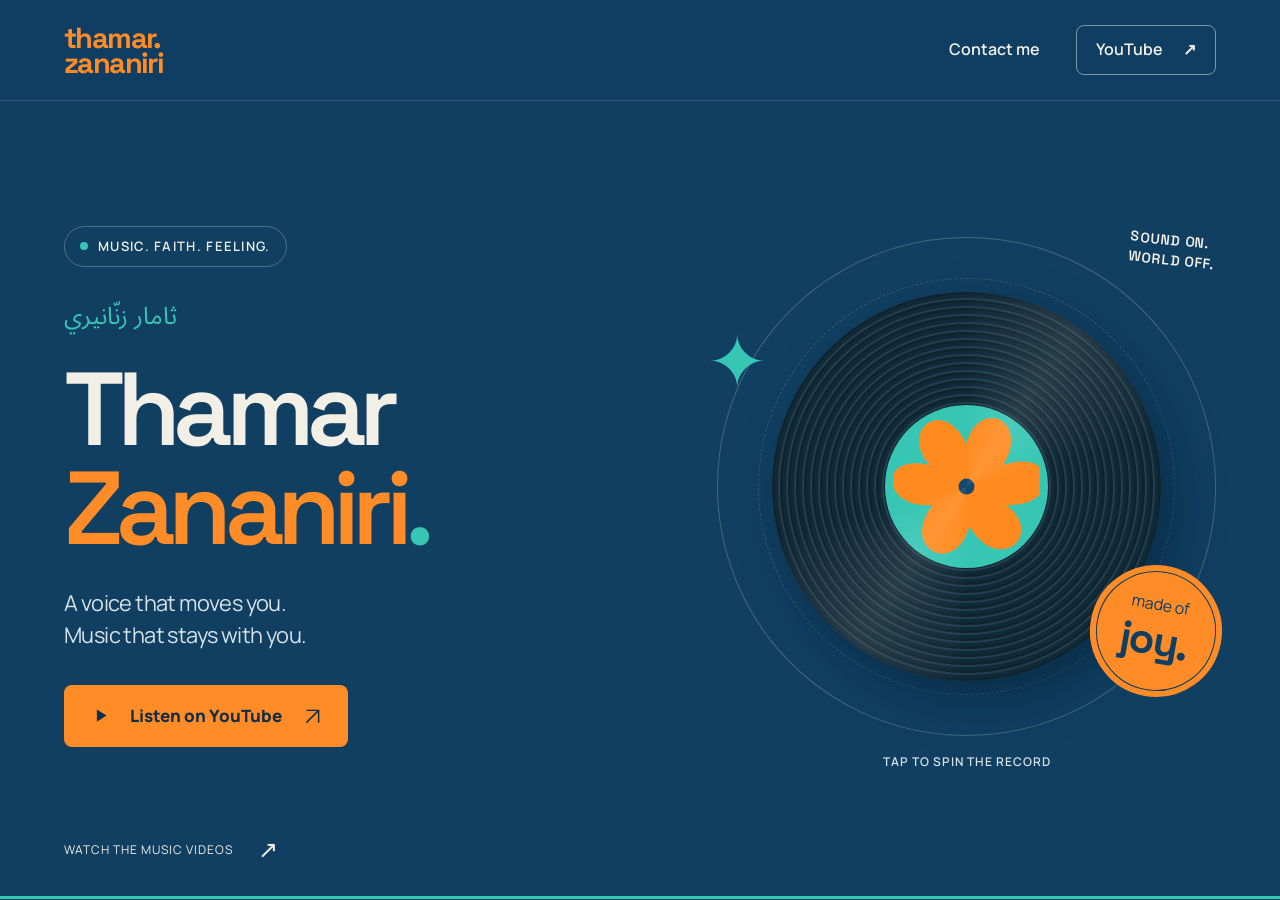
<file: index.html>
<!doctype html>
<html lang="en">
<head>
<meta charset="utf-8"><meta name="viewport" content="width=device-width,initial-scale=1">
<meta name="theme-color" content="#12486e">
<meta name="description" content="Music, faith and joy with Thamar Zananiri — ثامار زنّانيري. Discover her songs and watch on YouTube.">
<title>Thamar Zananiri | ثامار زنّانيري</title>
<link rel="icon" href="assets/favicon.svg" type="image/svg+xml"><link rel="stylesheet" href="style.css?v=6">
</head>
<body class="home-page"><header class="header"><a class="wordmark" href="./" aria-label="Thamar Zananiri home"><span>thamar.</span><span>zananiri</span></a><nav aria-label="Main navigation"><a href="contact.html">Contact me</a><a class="nav-watch" href="https://www.youtube.com/@ThamarZananiriOfficial" target="_blank" rel="noopener noreferrer">YouTube <span aria-hidden="true">↗</span></a></nav></header><main><section class="hero" aria-labelledby="title"><div class="hero-content"><span class="hero-tag"><span></span> MUSIC. FAITH. FEELING.</span><p class="arabic" lang="ar" dir="rtl">ثامار زنّانيري</p><h1 id="title"><span>Thamar</span><span>Zananiri<span class="name-dot">.</span></span></h1><p class="hero-description">A voice that moves you.<br>Music that stays with you.</p><a class="button" href="https://www.youtube.com/@ThamarZananiriOfficial" target="_blank" rel="noopener noreferrer"><svg viewBox="0 0 24 24" aria-hidden="true"><path d="m9 5 11 7-11 7Z" fill="currentColor"/></svg>Listen on YouTube <span aria-hidden="true"><svg class="arrow-icon" viewBox="0 0 24 24" fill="none" stroke="currentColor" stroke-width="1.7" aria-hidden="true"><path d="M5 19 19 5M5 5h14v14"/></svg></span></a></div><div class="record-scene"><span class="scene-note">SOUND ON.<br>WORLD OFF.</span><div class="record-halo" aria-hidden="true"></div><button class="record-control" type="button" aria-label="Spin the record" aria-pressed="false"><span class="record"><span class="record-label"><svg viewBox="0 0 240 240" aria-hidden="true"><path fill="#ff8b20" d="M120 50C80-30 10 30 60 85C-30 65-15 160 65 150C10 220 100 270 125 185C170 265 250 200 185 150C275 155 270 55 180 85C225 10 140-25 120 50Z"/><circle cx="120" cy="120" r="13" fill="#12486e"/></svg></span></span></button><span class="record-sticker" aria-hidden="true">made of<br><em>joy.</em></span><span class="record-caption">TAP TO SPIN THE RECORD</span><span class="scene-spark" aria-hidden="true">✦</span></div><a class="hero-scroll" href="https://www.youtube.com/@ThamarZananiriOfficial/videos" target="_blank" rel="noopener noreferrer">WATCH THE MUSIC VIDEOS <span aria-hidden="true">↗</span></a></section></main><script src="script.js?v=6" defer></script></body></html>
</file>
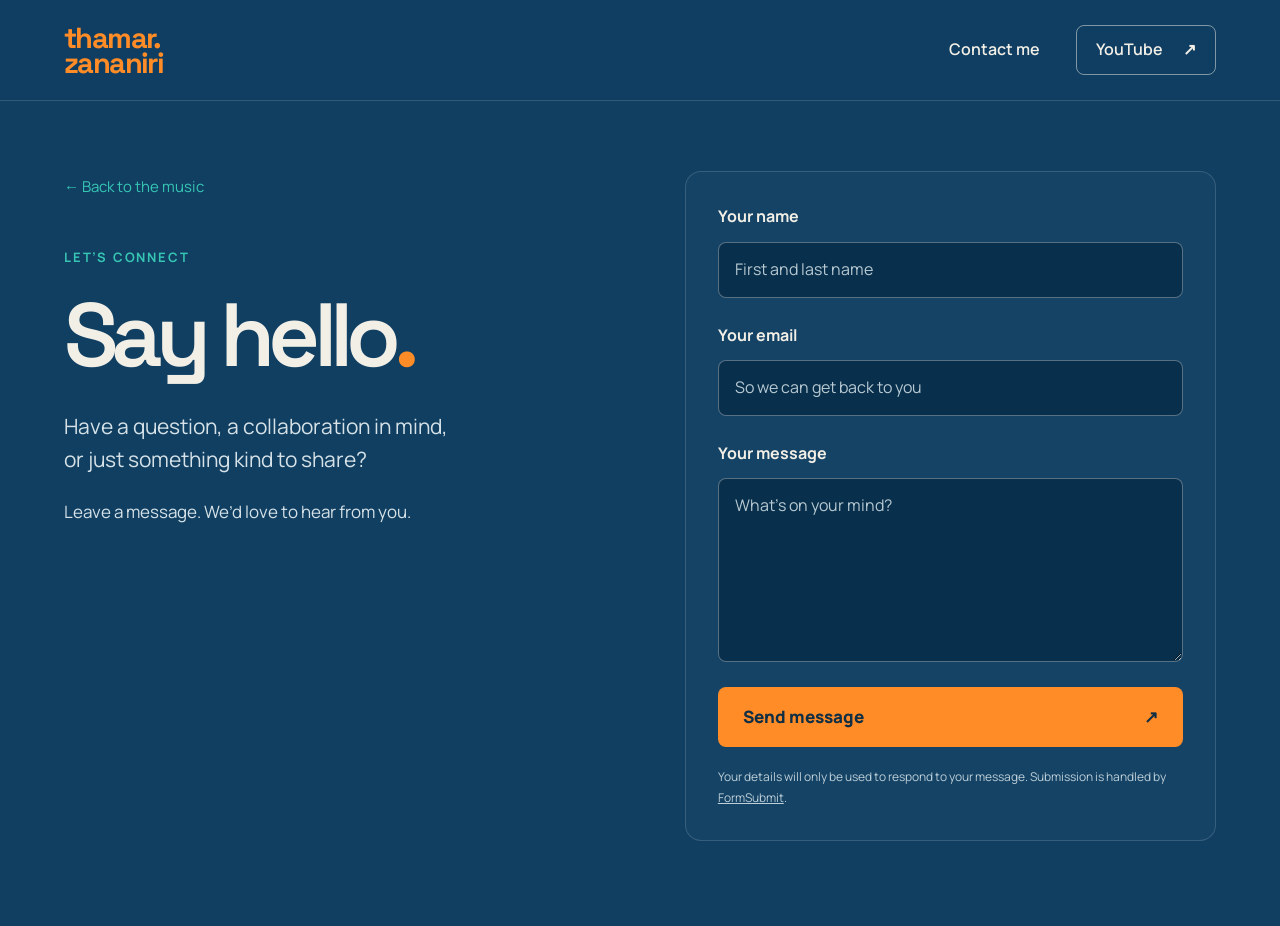
<file: contact.html>
<!doctype html>
<html lang="en">
<head>
<meta charset="utf-8"><meta name="viewport" content="width=device-width,initial-scale=1">
<meta name="theme-color" content="#12486e">
<meta name="description" content="Get in touch through the Thamar Zananiri contact form.">
<title>Contact | Thamar Zananiri</title>
<link rel="icon" href="assets/favicon.svg" type="image/svg+xml"><link rel="stylesheet" href="style.css?v=6">
</head>
<body class="contact-page"><header class="header"><a class="wordmark" href="./" aria-label="Thamar Zananiri home"><span>thamar.</span><span>zananiri</span></a><nav aria-label="Main navigation"><a href="contact.html">Contact me</a><a class="nav-watch" href="https://www.youtube.com/@ThamarZananiriOfficial" target="_blank" rel="noopener noreferrer">YouTube <span aria-hidden="true">↗</span></a></nav></header>
<main class="contact-main"><div class="contact-intro"><a class="back-link" href="./">← Back to the music</a><p class="eyebrow">LET’S CONNECT</p><h1>Say hello<span class="name-dot">.</span></h1><p>Have a question, a collaboration in mind,<br>or just something kind to share?</p><p class="contact-small">Leave a message. We’d love to hear from you.</p></div>
<form class="contact-form" action="https://formsubmit.co/IssaBanna@gmail.com" method="POST">
<input type="hidden" name="_subject" value="New message from Thamar Zananiri website">
<input type="hidden" name="_template" value="table">
<input type="hidden" name="_next" value="https://thamarzananiri.com/thanks.html">
<div class="form-trap" aria-hidden="true"><label for="website">Leave this field empty</label><input type="text" name="_honey" id="website" tabindex="-1" autocomplete="off"></div>
<label for="contact-name">Your name</label><input id="contact-name" type="text" name="name" autocomplete="name" maxlength="100" required placeholder="First and last name">
<label for="contact-email">Your email</label><input id="contact-email" type="email" name="email" autocomplete="email" maxlength="254" required placeholder="So we can get back to you">
<label for="contact-message">Your message</label><textarea id="contact-message" name="message" rows="6" maxlength="5000" required placeholder="What’s on your mind?"></textarea>
<button class="button" type="submit">Send message <span aria-hidden="true">↗</span></button>
<p class="form-note">Your details will only be used to respond to your message. Submission is handled by <a href="https://formsubmit.co/privacy.pdf" target="_blank" rel="noopener noreferrer">FormSubmit</a>.</p>
</form></main></body></html>
</file>
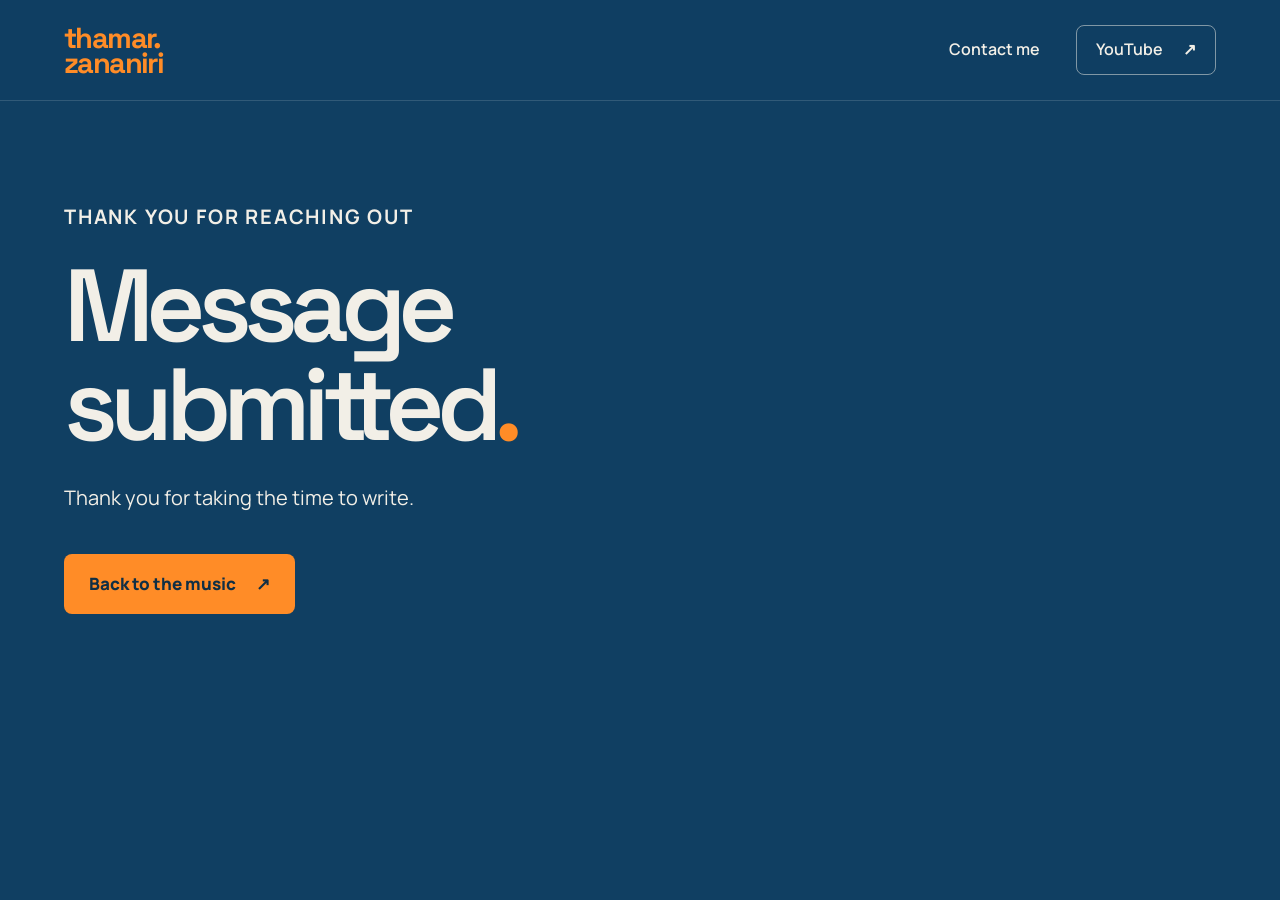
<file: thanks.html>
<!doctype html>
<html lang="en">
<head>
<meta charset="utf-8"><meta name="viewport" content="width=device-width,initial-scale=1">
<meta name="theme-color" content="#12486e">
<meta name="description" content="Get in touch through the Thamar Zananiri contact form.">
<title>Thank you | Thamar Zananiri</title>
<link rel="icon" href="assets/favicon.svg" type="image/svg+xml"><link rel="stylesheet" href="style.css?v=6">
</head>
<body class="contact-page"><header class="header"><a class="wordmark" href="./" aria-label="Thamar Zananiri home"><span>thamar.</span><span>zananiri</span></a><nav aria-label="Main navigation"><a href="contact.html">Contact me</a><a class="nav-watch" href="https://www.youtube.com/@ThamarZananiriOfficial" target="_blank" rel="noopener noreferrer">YouTube <span aria-hidden="true">↗</span></a></nav></header><main class="thanks-main"><p class="eyebrow">THANK YOU FOR REACHING OUT</p><h1>Message<br>submitted<span class="name-dot">.</span></h1><p>Thank you for taking the time to write.</p><a class="button" href="./">Back to the music <span aria-hidden="true">↗</span></a></main></body></html>
</file>
<file: style.css>
@font-face{font-family:'Space Grotesk';font-style:normal;font-weight:300 700;font-display:swap;src:url('assets/fonts/space-grotesk-latin-wght-normal.woff2') format('woff2')}
@font-face{font-family:Manrope;font-style:normal;font-weight:200 800;font-display:swap;src:url('assets/fonts/manrope-latin-wght-normal.woff2') format('woff2')}
@font-face{font-family:'Noto Sans Arabic';font-style:normal;font-weight:400;font-display:swap;src:url('assets/fonts/noto-sans-arabic-arabic-400-normal.woff2') format('woff2')}
@font-face{font-family:'Noto Sans Arabic';font-style:normal;font-weight:700;font-display:swap;src:url('assets/fonts/noto-sans-arabic-arabic-700-normal.woff2') format('woff2')}
:root{--blue:#103f62;--orange:#ff8c27;--teal:#37c6b4;--cream:#f2efe7;--ink:#103f62;--edge:clamp(22px,5vw,88px);--display:'Space Grotesk',sans-serif;--body:Manrope,sans-serif}*{box-sizing:border-box}html{scroll-behavior:smooth;scroll-padding-top:110px}body{margin:0;background:var(--cream);color:var(--ink);font:18px/1.6 var(--body);-webkit-font-smoothing:antialiased}a{color:inherit;text-decoration:none}button,input{font:inherit}button{cursor:pointer}a:focus-visible,button:focus-visible,input:focus-visible{outline:3px solid var(--teal);outline-offset:6px}button{color:inherit}svg{display:inline-block;vertical-align:middle}.sr-only{position:absolute;width:1px;height:1px;padding:0;margin:-1px;overflow:hidden;clip-path:inset(50%);white-space:nowrap;border:0}.reading-progress{position:fixed;inset:0 0 auto;height:4px;background:var(--teal);transform:scaleX(0);transform-origin:left;z-index:40;pointer-events:none}.header{position:sticky;top:0;z-index:30;padding:25px var(--edge);display:flex;align-items:center;justify-content:space-between;gap:30px;background:#103f62f5;color:var(--cream);backdrop-filter:blur(15px);border-bottom:1px solid #ffffff24;transition:box-shadow .2s}.header.scrolled{box-shadow:0 8px 32px #061f3426}.wordmark{font:700 29px/.87 var(--display);letter-spacing:-1.6px;display:flex;flex-direction:column;color:var(--orange)}.wordmark span:last-child{padding-left:0}nav{display:flex;align-items:center;gap:36px;font-size:16px;font-weight:600}nav a:hover{color:var(--teal)}.nav-watch{padding:11px 19px;border:1px solid #f2efe780;border-radius:8px;display:flex;align-items:center;gap:20px}.hero{background:var(--blue);color:var(--cream);padding:75px var(--edge) 100px;display:grid;grid-template-columns:minmax(0,1.25fr) minmax(0,1fr);gap:30px;align-items:center;position:relative;overflow:hidden;min-height:760px}.hero-content{position:relative;z-index:2}.hero-tag{display:inline-flex;align-items:center;gap:10px;border:1px solid #ffffff40;border-radius:30px;padding:9px 15px;font-size:13px;font-weight:600;letter-spacing:1.3px;margin-bottom:30px}.hero-tag>span{width:8px;height:8px;border-radius:50%;background:var(--teal)}.arabic{font-family:'Noto Sans Arabic',sans-serif;font-size:24px;line-height:1.7;margin:0 0 22px;text-align:left;color:var(--teal)}h1,h2,h3,p{margin-top:0}h1{font:600 clamp(74px,8.1vw,144px)/.96 var(--display);letter-spacing:-.075em;margin-bottom:28px;display:flex;flex-direction:column;color:var(--cream)}h1>span:last-child{color:var(--orange)}.name-dot{color:var(--teal)}.hero-description{font-size:clamp(20px,1.7vw,27px);line-height:1.5;color:#d6e2e7;margin-bottom:33px;letter-spacing:-.6px}.button{display:inline-flex;justify-content:center;align-items:center;gap:20px;background:var(--orange);color:#102f45;padding:20px 25px;border-radius:8px;font-size:17px;line-height:1.2;font-weight:800;transition:translate .2s,background .2s}.button:hover{translate:0 -3px;background:#ffa24f}.button svg{width:21px;height:21px}.arrow-icon{width:18px;height:18px;flex-shrink:0}.hero-scroll{position:absolute;bottom:28px;left:var(--edge);font-size:13px;letter-spacing:1px;display:flex;align-items:center;gap:25px}.hero-scroll span{font-size:24px}.record-scene{position:relative;width:100%;max-width:570px;aspect-ratio:1;justify-self:center;isolation:isolate}.record-halo{position:absolute;inset:0;border:1px solid #ffffff35;border-radius:50%;transform:rotate(-17deg)}.record-halo:after{content:'';position:absolute;inset:8%;border:1px dashed #ffffff25;border-radius:50%}.record-control{position:absolute;inset:11%;border:0;padding:0;border-radius:50%;background:transparent;filter:drop-shadow(15px 20px 24px #00182970);transition:transform .3s}.record-control:hover{transform:scale(1.03)}.record{width:100%;height:100%;display:grid;place-items:center;border-radius:50%;background:repeating-radial-gradient(circle,#102430 0 2px,#233e4c 3px 4px,#112a38 5px 8px);position:relative;animation:record-spin 13s linear infinite;animation-play-state:paused}.record:after{content:'';position:absolute;inset:0;border-radius:50%;background:conic-gradient(transparent 0deg,#ffffff18 35deg,transparent 75deg,transparent 180deg,#ffffff18 215deg,transparent 255deg);pointer-events:none}.record-control[aria-pressed=true] .record{animation-play-state:running}.record-label{width:42%;height:42%;border-radius:50%;background:var(--teal);display:grid;place-items:center}.record-label svg{width:90%;height:90%}.scene-note{position:absolute;right:0;top:-6px;font:600 14px/1.4 var(--display);letter-spacing:1px;transform:rotate(6deg)}.record-sticker{position:absolute;right:0;bottom:9%;width:120px;height:120px;border-radius:50%;background:var(--orange);color:var(--blue);display:flex;align-items:center;justify-content:center;flex-direction:column;transform:rotate(10deg);font-size:16px;border:1px solid var(--blue);outline:6px solid var(--orange);pointer-events:none;line-height:1.2}.record-sticker em{font:700 42px var(--display);font-style:normal;letter-spacing:-2px}.record-caption{position:absolute;bottom:-35px;width:100%;text-align:center;font-size:12px;font-weight:600;letter-spacing:1px;color:#d6e2e7}.scene-spark{position:absolute;left:-2%;top:13%;font-size:72px;color:var(--teal);animation:float 6s ease-in-out infinite}.ribbon{display:flex;justify-content:space-between;align-items:center;gap:20px;background:var(--teal);padding:25px var(--edge);font:600 20px var(--display);letter-spacing:1px}.ribbon b{font-size:29px;color:var(--blue)}.section{padding:100px var(--edge);max-width:1800px;margin:auto}.eyebrow{font-size:13px;font-weight:700;letter-spacing:1.8px;margin-bottom:24px}.section-top{display:grid;grid-template-columns:1.25fr 1fr;gap:40px;align-items:end;margin-bottom:50px}h2{font:500 clamp(52px,6vw,92px)/1 var(--display);letter-spacing:-.065em;margin-bottom:0}h2 em{font-style:normal;color:#a74215}.section-top>p{font-size:20px;line-height:1.6;max-width:420px;justify-self:end;margin-bottom:5px;letter-spacing:-.4px}.music-tools{display:flex;justify-content:space-between;gap:24px;align-items:center}.search-box{display:flex;align-items:center;gap:14px;background:#fffdf7;border:1px solid #c5c9bf;border-radius:8px;padding:17px 20px;width:440px;max-width:100%}.search-box svg{width:23px;height:23px;flex-shrink:0}.search-box input{min-width:0;width:100%;border:0;background:transparent;color:var(--ink);font-size:17px}.surprise-button{padding:18px 23px;font-size:16px;font-weight:700;background:var(--blue);color:var(--cream);border:1px solid var(--blue);border-radius:8px;display:flex;gap:25px;align-items:center}.surprise-button:hover{background:#1c557d}.surprise-button span{font-size:20px;color:var(--teal)}.music-status{font-size:15px;min-height:25px;margin:18px 0 28px;color:#52636b}.songs{display:grid;grid-template-columns:repeat(3,minmax(0,1fr));gap:28px}.song{display:block;min-width:0;transition:opacity .6s,translate .6s}.song[hidden]{display:none}.cover{aspect-ratio:1;position:relative;border-radius:12px;overflow:hidden;display:flex;align-items:center;justify-content:center;transform:perspective(900px) rotateX(var(--tilt-x,0deg)) rotateY(var(--tilt-y,0deg));transition:transform .25s}.song:hover .cover{transform:perspective(900px) rotateX(var(--tilt-x,0deg)) rotateY(var(--tilt-y,0deg)) translateY(-5px)}.cover-label{position:absolute;left:22px;top:22px;font:600 11px var(--display);letter-spacing:1px;z-index:2}.cover-title{font:700 clamp(44px,4.4vw,76px)/1.3 'Noto Sans Arabic',sans-serif;position:relative;z-index:1;text-align:center}.foundations{background:#f8bd64;color:var(--blue)}.blocks{position:absolute;inset:0;transform:rotate(-17deg)}.blocks i{position:absolute;background:var(--orange);border:3px solid #f5ecdd88;width:150px;height:60px;bottom:0;left:-40px}.blocks i:nth-child(2){bottom:50px;left:-70px}.blocks i:nth-child(3){bottom:-20px;left:auto;right:-50px;width:160px;height:130px;background:var(--teal)}.ahead{background:#0c6d69;color:#fff0bc}.rays{position:absolute;inset:-60%;background:repeating-conic-gradient(from 20deg,#0c6d69 0deg 30deg,#125354 30deg 60deg);transform:rotate(15deg)}.light{background:#163f64;color:var(--cream)}.light-ring{position:absolute;width:65%;aspect-ratio:1;border:1px solid var(--teal);border-radius:50%;box-shadow:0 0 0 25px #15b0a410,0 0 0 50px #15b0a410,0 0 0 75px #15b0a410}.light:after{content:'';position:absolute;width:12px;height:60px;border-radius:50%;background:var(--orange);transform:rotate(40deg);right:22%;top:20%}.light .cover-title{font-size:clamp(62px,6vw,100px);font-weight:400}.play{position:absolute;bottom:20px;right:20px;display:grid;place-items:center;width:52px;height:52px;border-radius:50%;background:var(--cream);color:var(--blue);z-index:2;transition:background .2s,scale .2s}.song:hover .play{background:var(--teal);scale:1.1}.play-icon{width:21px;height:21px}.song-details{display:flex;justify-content:space-between;gap:12px;align-items:flex-start;padding:24px 0 20px}h3{font:600 clamp(21px,1.9vw,29px)/1.2 var(--display);letter-spacing:-1px;margin-bottom:10px}.song-details p{font:400 19px/1.4 'Noto Sans Arabic',sans-serif;text-align:left;margin:0;color:#52636b}.duration{font:600 14px var(--display);padding-top:5px;flex-shrink:0}.song-action{border-top:1px solid #b9c1b9;display:flex;justify-content:space-between;align-items:center;padding-top:18px;font-size:15px;font-weight:700}.picked{outline:3px solid #b64d12;outline-offset:10px;border-radius:10px}.all-music{border-top:1px solid #b9c1b9;padding-top:30px;margin-top:45px;display:flex;justify-content:space-between;align-items:center;gap:25px;font-size:17px}.all-music p{margin:0;color:#52636b}.text-link{font-weight:800}.text-link span{margin-left:15px}.text-link:hover{text-decoration:underline}.connect{margin:0 var(--edge);padding:70px 6%;background:var(--teal);color:var(--blue);border-radius:16px;display:grid;grid-template-columns:1fr 1.3fr;gap:50px;align-items:center}.connect-flower{max-width:350px;width:100%;justify-self:center;animation:float 8s ease-in-out infinite}.connect-flower svg{width:100%;height:auto}.connect h2{font-size:clamp(48px,5.5vw,85px)}.connect h2 em{color:var(--blue);opacity:.7}.connect p:not(.eyebrow){font-size:19px;line-height:1.5;margin:28px 0}.connect .button{background:var(--blue);color:var(--cream)}.connect .button:hover{background:#1c557d}footer{display:flex;justify-content:space-between;gap:24px;align-items:center;padding:55px var(--edge);font-size:16px}footer .wordmark{color:var(--blue)}footer p{margin:0}.reveal{opacity:0;translate:0 25px;transition:opacity .6s,translate .6s}.reveal.in-view{opacity:1;translate:0 0}[lang=ar]{font-family:'Noto Sans Arabic',sans-serif}@keyframes record-spin{to{transform:rotate(360deg)}}@keyframes float{0%,100%{translate:0 0;rotate:-5deg}50%{translate:0 -10px;rotate:5deg}}
@media(min-width:1800px){.hero,.header,.ribbon,.connect,footer{padding-left:max(var(--edge),calc((100vw - 1620px)/2));padding-right:max(var(--edge),calc((100vw - 1620px)/2))}}
@media(max-width:1000px){nav{gap:24px}.hero{min-height:650px;gap:15px;padding-top:55px;padding-bottom:95px}h1{font-size:clamp(64px,8.4vw,85px)}.record-sticker{width:90px;height:90px;font-size:13px}.record-sticker em{font-size:32px}.scene-note{font-size:11px}.record-caption{font-size:10px}.songs{gap:20px}.section-top>p{font-size:18px}.song-details{flex-wrap:wrap}.duration{font-size:13px}.song-action{font-size:13px}.cover-label{font-size:9px;left:14px;top:16px}.all-music{font-size:15px}.connect{gap:25px;padding:50px 5%}footer{font-size:13px}}
@media(max-width:760px){html{scroll-padding-top:95px}.header{padding-top:21px;padding-bottom:21px;gap:20px}.wordmark{font-size:24px}nav{gap:18px;font-size:14px}nav>a:nth-child(2){display:none}.nav-watch{padding:9px 12px;gap:10px}.hero{grid-template-columns:1fr;gap:45px;padding-top:45px;padding-bottom:80px;min-height:0}.hero-tag{font-size:10px;letter-spacing:1px;margin-bottom:24px}.arabic{font-size:22px;margin-bottom:22px}h1{font-size:clamp(64px,14vw,106px);line-height:.98;letter-spacing:-.07em;margin-bottom:25px}.hero-description{font-size:20px;line-height:1.5;margin-bottom:28px}.button{font-size:16px;padding:19px 22px;gap:15px}.record-scene{width:83%;max-width:400px;margin:auto auto 35px}.record-caption{font-size:10px;bottom:-28px}.record-sticker{right:-4%;width:90px;height:90px}.scene-note{font-size:11px;right:-7%}.scene-spark{font-size:55px}.hero-scroll{font-size:11px;bottom:24px}.ribbon{padding-top:21px;padding-bottom:21px;flex-wrap:wrap;justify-content:center;gap:14px;font-size:15px}.ribbon b{font-size:18px}.section{padding-top:65px;padding-bottom:65px}.eyebrow{font-size:12px;letter-spacing:1.4px;margin-bottom:22px}.section-top{grid-template-columns:1fr;gap:25px;margin-bottom:32px}h2{font-size:clamp(48px,10.5vw,72px);line-height:1.03}.section-top>p{justify-self:start;font-size:18px;max-width:420px}.music-tools{flex-direction:column;align-items:stretch;gap:14px}.search-box{width:100%;padding:16px 17px}.search-box input{font-size:16px}.surprise-button{justify-content:space-between;padding:16px 20px;font-size:16px}.music-status{font-size:14px;margin-bottom:26px}.songs{grid-template-columns:1fr;gap:42px}.cover{aspect-ratio:1.1}.cover-title{font-size:clamp(54px,15vw,82px)}.light .cover-title{font-size:90px}.cover-label{font-size:11px;left:20px;top:20px}h3{font-size:28px;letter-spacing:-1px}.song-details{flex-wrap:nowrap;padding-top:22px}.song-details p{font-size:19px}.duration{font-size:15px}.song-action{font-size:15px;padding-top:17px}.all-music{flex-direction:column;align-items:flex-start;gap:15px;font-size:16px}.connect{grid-template-columns:1fr;gap:30px;padding:36px 24px}.connect-flower{width:140px;justify-self:start;order:2}.connect h2{font-size:clamp(43px,9vw,66px)}.connect p:not(.eyebrow){font-size:17px;margin:24px 0}.connect .button{font-size:15px;gap:14px;padding:19px 18px}footer{flex-wrap:wrap;gap:30px;padding-top:40px;padding-bottom:40px;font-size:15px}footer>a:last-child{width:100%;overflow-wrap:anywhere}footer .wordmark{font-size:27px}}
@media(max-width:359px){nav>a:first-child{display:none}.hero-tag{font-size:9px}.button{font-size:15px;padding:18px 16px}.record-sticker{width:75px;height:75px;font-size:11px}.record-sticker em{font-size:27px}h3{font-size:25px}.connect{padding:30px 20px}.connect .button{font-size:13px;padding:18px 15px;gap:9px}.connect h2{font-size:42px}}
@media(prefers-reduced-motion:reduce){html{scroll-behavior:auto}*,*:before,*:after{animation:none!important;transition:none!important}.reveal{opacity:1;translate:none}.record-control[aria-pressed=true] .record{box-shadow:0 0 0 4px var(--orange)}}
@media(min-width:1800px){.hero,.header,.ribbon,footer{padding-left:calc((100vw - 1800px)/2 + 88px);padding-right:calc((100vw - 1800px)/2 + 88px)}}

body{background:var(--blue);color:var(--cream)}.home-page .hero{min-height:calc(100svh - 102px);border-bottom:3px solid var(--teal)}.header{position:relative}.home-page{min-height:100svh}.hero .record-control[aria-pressed=true] .record{animation-play-state:running}.hero .record-control[aria-pressed=false] .record{animation-play-state:paused}.hero .hero-scroll{font-size:12px}.contact-main{padding:70px var(--edge) 85px;display:grid;grid-template-columns:1fr 1fr;gap:clamp(35px,7vw,110px);max-width:1600px;margin:auto;align-items:start}.contact-intro h1{font-size:clamp(66px,7vw,110px);display:block;line-height:1.02}.contact-intro>p:not(.eyebrow){font-size:21px;line-height:1.6;color:#d6e2e7}.contact-intro .contact-small{font-size:17px!important}.back-link{font-size:15px;display:inline-block;margin-bottom:48px;color:var(--teal)}.contact-intro .eyebrow{color:var(--teal);margin-bottom:22px}.contact-form{display:flex;flex-direction:column;gap:12px;background:#ffffff06;border:1px solid #ffffff25;border-radius:16px;padding:32px}.contact-form label{font-size:16px;font-weight:700}.contact-form input,.contact-form textarea{font:16px/1.6 var(--body);border:1px solid #ffffff50;border-radius:8px;background:#082f4b;color:var(--cream);padding:14px 16px;width:100%;margin-bottom:13px}.contact-form input::placeholder,.contact-form textarea::placeholder{color:#b7c9d2}.contact-form textarea{resize:vertical;min-height:170px}.contact-form .button{border:0;justify-content:space-between}.form-note{font-size:12px;line-height:1.7;color:#bdcfd8;margin:8px 0 0}.form-note a{text-decoration:underline}.form-trap{position:absolute;left:-10000px;width:1px;height:1px;overflow:hidden}.thanks-main{padding:100px var(--edge)}.thanks-main h1{font-size:clamp(58px,8vw,120px);display:block}.thanks-main p{font-size:20px}.thanks-main .button{margin-top:20px}@media(max-width:760px){nav>a:nth-child(2){display:flex}.header nav{gap:18px;font-size:14px}.home-page .hero{min-height:calc(100svh - 86px)}.contact-main{grid-template-columns:1fr;padding-top:40px;gap:30px}.contact-form{padding:24px}.contact-intro h1{font-size:64px}.contact-intro>p:not(.eyebrow){font-size:19px}.back-link{margin-bottom:32px}}@media(max-width:359px){.header .nav-watch{display:flex}.header nav{gap:12px;font-size:12px}.header .nav-watch{padding:9px;gap:6px}.contact-form{padding:20px}.contact-intro h1{font-size:58px}}
@media(max-width:359px){.header nav>a:first-child{display:block}}
</file>
